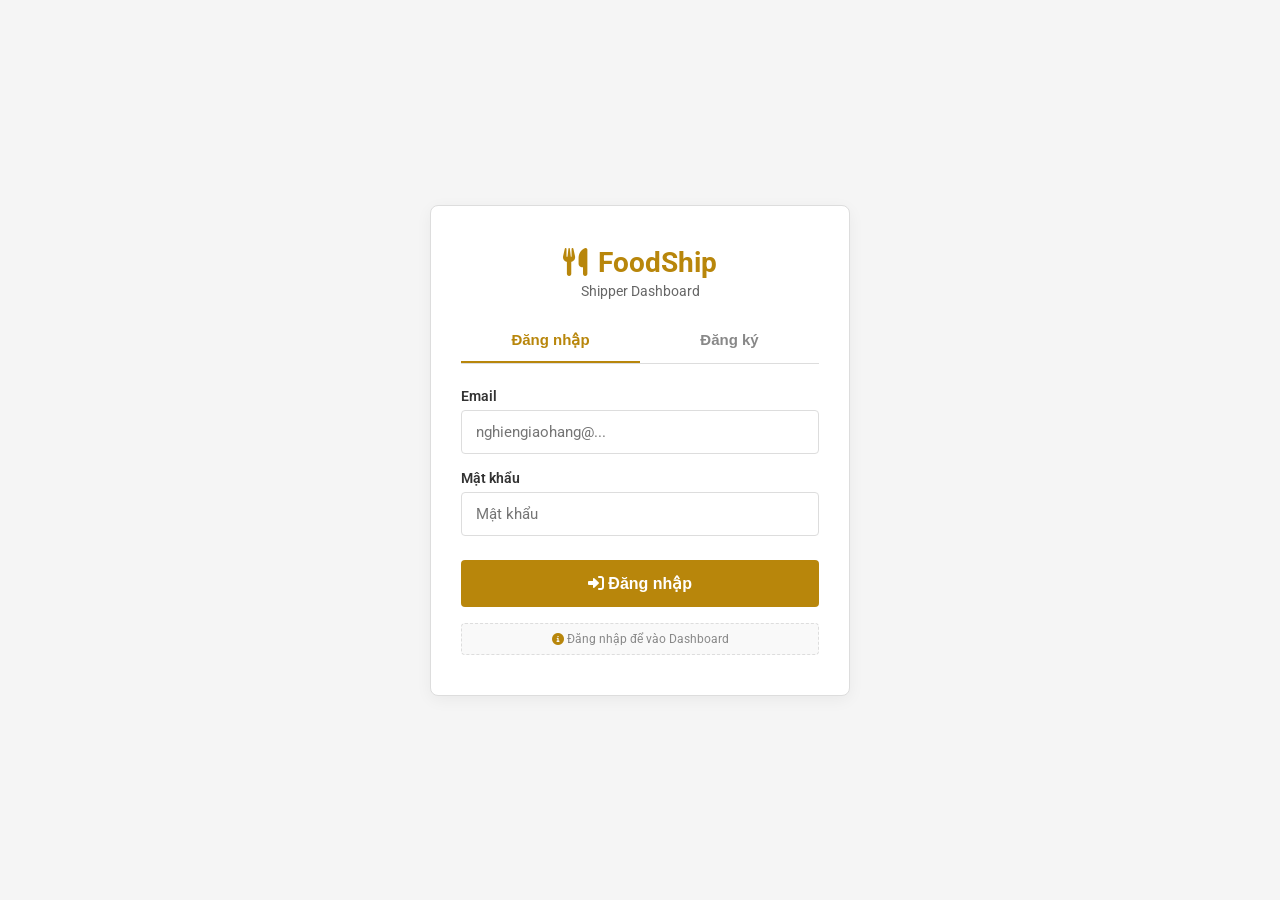
<file: frontend/index.html>
<!DOCTYPE html>
<html lang="vi">
<head>
  <meta charset="UTF-8">
  <meta name="viewport" content="width=device-width, initial-scale=1.0, maximum-scale=1.5, user-scalable=yes">
  <title>Shipper Dashboard · FoodShip</title>
  <link rel="preconnect" href="https://fonts.googleapis.com">
  <link rel="preconnect" href="https://fonts.gstatic.com" crossorigin>
  <link href="https://fonts.googleapis.com/css2?family=Roboto:wght@400;500;700&display=swap" rel="stylesheet">
  <link rel="stylesheet" href="https://cdnjs.cloudflare.com/ajax/libs/font-awesome/6.0.0-beta3/css/all.min.css">
  <style>
    * { margin: 0; padding: 0; box-sizing: border-box; }
    body {
      font-family: 'Roboto', Arial, sans-serif;
      background: #FFFFFF;
      color: #000;
      line-height: 1.4;
      height: 100vh;
      display: flex;
      justify-content: center;
      align-items: center;
    }
    .app-layout {
      display: flex;
      width: 100%;
      max-width: 1400px;
      height: 95vh;
      background: #FFFFFF;
      border: 1px solid #DDD;
      overflow: hidden;
    }
    .sidebar {
      width: 240px;
      background: #FFFFFF;
      border-right: 1px solid #DDD;
      display: flex;
      flex-direction: column;
      padding: 20px 0;
      flex-shrink: 0;
    }
    .logo-area {
      font-weight: 700;
      font-size: 18px;
      color: #B8860B;
      padding: 0 20px 20px;
      border-bottom: 1px solid #E5E5E5;
      display: flex;
      align-items: center;
      gap: 8px;
      margin-bottom: 8px;
    }
    .nav-menu { flex: 1; display: flex; flex-direction: column; gap: 2px; padding: 8px 0; }
    .nav-item {
      display: flex; align-items: center; gap: 12px;
      padding: 12px 20px; font-weight: 500; font-size: 14px; color: #333;
      cursor: pointer; background: transparent; border: none; text-align: left;
      border-left: 3px solid transparent; transition: background 0.1s, border-color 0.1s;
    }
    .nav-item i { width: 18px; color: #666; font-size: 14px; }
    .nav-item:hover { background: #F5F5F5; }
    .nav-item.active {
      background: #F8F8F8; color: #000; font-weight: 700;
      border-left: 3px solid #B8860B;
    }
    .nav-item.active i { color: #B8860B; }
    .sidebar-footer {
      padding: 16px 20px; border-top: 1px solid #E5E5E5;
      display: flex; align-items: center; gap: 10px; font-size: 14px; font-weight: 500; color: #333;
    }
    .sidebar-avatar { width: 34px; height: 34px; border-radius: 4px; object-fit: cover; border: 1px solid #DDD; }
    .main-wrapper { flex: 1; display: flex; flex-direction: column; background: #F8F8F8; overflow-y: auto; }
    .header {
      background: #FFFFFF; height: 64px; display: flex; align-items: center; justify-content: space-between;
      padding: 0 24px; border-bottom: 1px solid #DDD; position: sticky; top: 0; z-index: 10;
    }
    .page-title { font-size: 22px; font-weight: 700; color: #000; }
    .header-right { display: flex; align-items: center; gap: 12px; position: relative; }
    .header-avatar { width: 36px; height: 36px; border-radius: 4px; object-fit: cover; border: 1px solid #DDD; cursor: pointer; }
    .header-shipper-name { font-weight: 600; font-size: 15px; color: #000; cursor: pointer; }
    .dropdown-menu {
      position: absolute; top: 48px; right: 0; background: #FFFFFF; border: 1px solid #DDD;
      border-radius: 4px; min-width: 180px; box-shadow: 0 2px 6px rgba(0,0,0,0.05); display: none; z-index: 20;
    }
    .dropdown-menu.show { display: block; }
    .dropdown-item {
      padding: 10px 16px; font-size: 14px; color: #333; cursor: pointer;
      border-bottom: 1px solid #F0F0F0; display: flex; align-items: center; gap: 8px;
      transition: background 0.1s;
    }
    .dropdown-item:last-child { border-bottom: none; }
    .dropdown-item:hover { background: #F5F5F5; color: #B8860B; }

    .content { flex: 1; padding: 24px; display: flex; flex-direction: column; gap: 24px; }
    .page-section { display: none; flex-direction: column; gap: 24px; }
    .page-section.active { display: flex; }
    .card { background: #FFFFFF; border: 1px solid #DDD; border-radius: 4px; padding: 20px; }
    .profile-header { display: flex; align-items: center; gap: 24px; padding-bottom: 20px; border-bottom: 1px solid #E5E5E5; }
    .large-avatar { width: 96px; height: 96px; border-radius: 4px; object-fit: cover; border: 1px solid #DDD; }
    .profile-name-large { font-size: 24px; font-weight: 700; color: #000; }
    .profile-id-badge { font-size: 14px; color: #555; background: #F0F0F0; padding: 2px 10px; border-radius: 2px; display: inline-block; margin-top: 4px; }
    .profile-header .logout-btn {
      margin-left: auto; background: #C62828; color: white; border: none; padding: 10px 20px;
      font-weight: 600; font-size: 14px; cursor: pointer; border-radius: 3px;
      transition: background 0.2s;
    }
    .profile-header .logout-btn:hover { background: #B71C1C; }

    .info-table { width: 100%; border-collapse: collapse; margin-top: 8px; }
    .info-table td { padding: 12px 8px; border-bottom: 1px solid #EEEEEE; font-size: 14px; vertical-align: top; }
    .info-table td:first-child { font-weight: 600; color: #333; width: 30%; }
    .section-title { font-size: 18px; font-weight: 700; color: #000; padding-bottom: 12px; border-bottom: 1px solid #E5E5E5; margin-bottom: 16px; display: flex; align-items: center; gap: 8px; }
    .extra-info-grid { display: grid; grid-template-columns: 1fr 1fr; gap: 12px 24px; }
    .extra-item { display: flex; flex-direction: column; gap: 4px; }
    .extra-label { font-size: 13px; color: #666; font-weight: 500; }
    .extra-value { font-size: 14px; font-weight: 600; color: #000; }
    .action-buttons { display: flex; gap: 12px; margin-top: 8px; flex-wrap: wrap; align-items: center; }
    .btn {
      border: 1px solid #DDD; background: #FFFFFF; padding: 12px 22px; font-weight: 600; font-size: 14px;
      cursor: pointer; border-radius: 3px; display: inline-flex; align-items: center; gap: 6px;
      color: #333; transition: all 0.2s;
    }
    .btn-primary { background: #B8860B; border-color: #B8860B; color: white; }
    .btn-primary:hover { background: #9E7609; border-color: #9E7609; }
    .btn-danger { background: #C62828; border-color: #C62828; color: white; }
    .btn-danger:hover { background: #B71C1C; }
    .btn-outline { background: white; border: 1px solid #CCC; }
    .btn-outline:hover { background: #FDF3E0; border-color: #B8860B; color: #B8860B; }

    .orders-grid {
      display: grid;
      grid-template-columns: repeat(2, 1fr);
      gap: 20px;
    }
    @media (max-width: 900px) { .orders-grid { grid-template-columns: 1fr; } }
    .order-card {
      background: #FFFFFF; border: 1px solid #DDD; border-radius: 6px; padding: 20px;
      display: flex; flex-direction: column; transition: all 0.2s;
    }
    .order-card:hover { border-color: #B8860B; box-shadow: 0 4px 12px rgba(184, 134, 11, 0.08); }
    .order-card.accepted-highlight { border-left: 5px solid #B8860B; }
    .order-header { display: flex; justify-content: space-between; align-items: center; margin-bottom: 14px; }
    .order-id { font-weight: 700; font-size: 16px; }
    .status-badge { font-size: 12px; font-weight: 700; padding: 4px 10px; border-radius: 3px; background: #F0F0F0; color: #555; text-transform: uppercase; border: 1px solid #DDD; }
    .status-badge.shipping { background: #FFF3E0; color: #B8860B; border-color: #FFE0B2; }
    .order-body { display: flex; justify-content: space-between; margin: 12px 0 16px; font-size: 15px; color: #333; }
    .order-footer { display: flex; align-items: center; justify-content: space-between; margin-top: 8px; border-top: 1px solid #EEE; padding-top: 14px; }
    .total { font-weight: 700; font-size: 17px; color: #B8860B; }
    .btn-group { display: flex; gap: 8px; }
    .empty-message { grid-column: span 2; background: white; border: 1px dashed #DDD; padding: 50px; text-align: center; color: #888; border-radius: 4px; }

    .modal-overlay { position: fixed; inset: 0; background: rgba(0,0,0,0.5); display: flex; align-items: center; justify-content: center; z-index: 100; visibility: hidden; opacity: 0; transition: 0.15s; }
    .modal-overlay.active { visibility: visible; opacity: 1; }
    .modal-dialog { background: white; border: 1px solid #DDD; border-radius: 6px; padding: 28px 24px; max-width: 500px; width: 90%; box-shadow: 0 4px 12px rgba(0,0,0,0.1); max-height: 90vh; overflow-y: auto; }
    .modal-title { font-size: 20px; font-weight: 700; margin-bottom: 20px; border-bottom: 1px solid #EEE; padding-bottom: 12px; }
    .detail-row { display: flex; justify-content: space-between; padding: 10px 0; border-bottom: 1px solid #F5F5F5; font-size: 14px; }
    .btn-close-modal { margin-top: 20px; width: 100%; background: #F0F0F0; border: 1px solid #DDD; padding: 10px; font-weight: 600; cursor: pointer; border-radius: 3px; }
    .form-group { margin-bottom: 16px; }
    .form-group label { display: block; font-weight: 600; font-size: 14px; margin-bottom: 6px; color: #333; }
    .form-group input { width: 100%; padding: 10px; border: 1px solid #DDD; border-radius: 4px; font-size: 14px; font-family: inherit; }
    .form-group input:focus { border-color: #B8860B; outline: none; }
    .form-actions { display: flex; gap: 12px; justify-content: flex-end; margin-top: 20px; }
  </style>
</head>
<body>
<div class="app-layout">
  <aside class="sidebar">
    <div class="logo-area"><i class="fas fa-utensils"></i> FoodShip</div>
    <nav class="nav-menu">
      <button class="nav-item" data-page="profile"><i class="fas fa-user-circle"></i> Thông tin cá nhân</button>
      <button class="nav-item active" data-page="pending"><i class="fas fa-clipboard-list"></i> Đơn hàng hiện tại</button>
      <button class="nav-item" data-page="accepted"><i class="fas fa-truck"></i> Đơn hàng nhận giao</button>
    </nav>
    <div class="sidebar-footer">
      <img src="https://gamek.mediacdn.vn/zoom/320_200/133514250583805952/2022/4/4/photo1649082601804-1649082602466587223501.jpg" alt="shipper" class="sidebar-avatar" id="sidebarAvatar">
      <span id="sidebarShipperName">...</span>
    </div>
  </aside>

  <div class="main-wrapper">
    <header class="header">
      <span class="page-title" id="headerTitle">Đơn hàng hiện tại</span>
      <div class="header-right" id="headerRight">
        <span class="header-shipper-name" id="headerShipperName">...</span>
        <img src="https://gamek.mediacdn.vn/zoom/320_200/133514250583805952/2022/4/4/photo1649082601804-1649082602466587223501.jpg" alt="avatar" class="header-avatar" id="headerAvatar">
        <div class="dropdown-menu" id="dropdownMenu">
          <div class="dropdown-item" id="dropdownProfile"><i class="fas fa-user"></i> Thông tin cá nhân</div>
          <div class="dropdown-item" id="dropdownLogout"><i class="fas fa-sign-out-alt"></i> Đăng xuất</div>
        </div>
      </div>
    </header>

    <div class="content" id="mainContent">
      <div class="page-section" id="profilePage">
        <div class="card profile-header">
          <img src="https://gamek.mediacdn.vn/zoom/320_200/133514250583805952/2022/4/4/photo1649082601804-1649082602466587223501.jpg" alt="avatar" class="large-avatar" id="profileAvatarLarge">
          <div>
            <div class="profile-name-large" id="profileNameLarge">...</div>
            <span class="profile-id-badge" id="profileIdLarge">...</span>
          </div>
          <button class="btn btn-danger logout-btn" id="profileLogoutBtn"><i class="fas fa-sign-out-alt"></i> Đăng xuất</button>
        </div>
        <div class="card">
          <div class="section-title"><i class="fas fa-id-card"></i> Thông tin cá nhân</div>
          <table class="info-table" id="personalInfoTable"></table>
        </div>
        <div class="card">
          <div class="section-title"><i class="fas fa-chart-bar"></i> Thông tin hoạt động</div>
          <div class="extra-info-grid">
            <div class="extra-item"><span class="extra-label">Trạng thái hoạt động</span><span class="extra-value" style="color:#B8860B;">● Đang hoạt động</span></div>
            <div class="extra-item"><span class="extra-label">Số đơn đã giao</span><span class="extra-value" id="totalOrdersDisplay">0</span></div>
            <div class="extra-item"><span class="extra-label">Khu vực hoạt động</span><span class="extra-value" id="areaDisplay">...</span></div>
            <div class="extra-item"><span class="extra-label">Ngày tham gia</span><span class="extra-value" id="joinDateDisplay">...</span></div>
          </div>
        </div>
        <div class="card">
          <div class="section-title"><i class="fas fa-cog"></i> Tùy chọn</div>
          <div class="action-buttons">
            <button class="btn btn-outline" id="editProfileBtn"><i class="fas fa-pen"></i> Cập nhật thông tin</button>
            <button class="btn btn-outline" id="addOrderBtn"><i class="fas fa-plus-circle"></i> Thêm đơn hàng mới</button>
          </div>
        </div>
      </div>
      <div class="page-section active" id="pendingPage"><div class="orders-grid" id="pendingOrdersGrid"></div></div>
      <div class="page-section" id="acceptedPage"><div class="orders-grid" id="acceptedOrdersGrid"></div></div>
    </div>
  </div>
</div>

<div class="modal-overlay" id="detailModal">
  <div class="modal-dialog"><div class="modal-title"><i class="fas fa-receipt" style="color:#B8860B;"></i> Chi tiết đơn hàng</div><div id="modalContent"></div><button class="btn-close-modal" id="closeDetailModalBtn">Đóng</button></div>
</div>
<div class="modal-overlay" id="profileFormModal">
  <div class="modal-dialog">
    <div class="modal-title"><i class="fas fa-user-edit" style="color:#B8860B;"></i> Cập nhật thông tin</div>
    <form id="profileForm">
      <div class="form-group"><label>Họ và tên</label><input type="text" id="formName" required></div>
      <div class="form-group"><label>Email</label><input type="email" id="formEmail" required></div>
      <div class="form-group"><label>Số điện thoại</label><input type="text" id="formPhone" required></div>
      <div class="form-group"><label>Ngày sinh</label><input type="text" id="formDob"></div>
      <div class="form-group"><label>Phương tiện</label><input type="text" id="formVehicle"></div>
      <div class="form-group"><label>Link ảnh đại diện</label><input type="url" id="formAvatar"></div>
      <div class="form-actions"><button type="button" class="btn btn-outline" id="closeProfileModalBtn">Hủy</button><button type="submit" class="btn btn-primary"><i class="fas fa-save"></i> Lưu</button></div>
    </form>
  </div>
</div>
<div class="modal-overlay" id="orderFormModal">
  <div class="modal-dialog">
    <div class="modal-title"><i class="fas fa-cart-plus" style="color:#B8860B;"></i> Thêm đơn hàng mới</div>
    <form id="orderForm">
      <div class="form-group"><label>Tên khách hàng</label><input type="text" id="formCustomer" required></div>
      <div class="form-group"><label>Tổng tiền (VND)</label><input type="number" id="formTotal" required></div>
      <div class="form-group"><label>Phương thức thanh toán</label><input type="text" id="formPayment" required></div>
      <div class="form-actions"><button type="button" class="btn btn-outline" id="closeOrderModalBtn">Hủy</button><button type="submit" class="btn btn-primary"><i class="fas fa-plus"></i> Thêm đơn</button></div>
    </form>
  </div>
</div>

<script>
  (function() {
    const API_BASE = 'https://your-backend.com/api';
    const token = localStorage.getItem('authToken');
    if (!token) window.location.href = 'login.html';

    function authHeaders() {
      return {
        'Content-Type': 'application/json',
        'Authorization': `Bearer ${token}`
      };
    }

    function logout() {
      localStorage.removeItem('authToken');
      localStorage.removeItem('shipperName');
      window.location.href = 'login.html';
    }

    let shipper = {
      id: "",
      name: localStorage.getItem('shipperName') || "Shipper",
      avatar: "https://gamek.mediacdn.vn/zoom/320_200/133514250583805952/2022/4/4/photo1649082601804-1649082602466587223501.jpg",
      dob: "",
      email: "",
      phone: "",
      vehicle: "",
      totalOrders: 0,
      area: "",
      joinDate: ""
    };

    let pendingOrders = [];
    let acceptedOrders = [];

    async function fetchShipperProfile() {
      const res = await fetch(`${API_BASE}/shipper/me`, { headers: authHeaders() });
      if (res.status === 401) { logout(); return; }
      if (!res.ok) throw new Error('Lỗi tải profile');
      const data = await res.json();
      shipper = { ...shipper, ...data.user };
      localStorage.setItem('shipperName', shipper.name);
      refreshAllUI();
    }

    async function updateShipperProfile(updatedData) {
      const res = await fetch(`${API_BASE}/shipper/me`, {
        method: 'PUT',
        headers: authHeaders(),
        body: JSON.stringify(updatedData)
      });
      if (res.status === 401) { logout(); return; }
      if (!res.ok) {
        const err = await res.json().catch(() => ({}));
        throw new Error(err.message || 'Cập nhật thất bại');
      }
      const data = await res.json();
      shipper = { ...shipper, ...data.user };
      refreshAllUI();
    }

    async function fetchOrders(status) {
      const res = await fetch(`${API_BASE}/orders?status=${status}`, { headers: authHeaders() });
      if (res.status === 401) { logout(); return []; }
      if (!res.ok) throw new Error('Lỗi tải đơn hàng');
      return res.json();
    }

    async function loadAllOrders() {
      try {
        const [pending, accepted] = await Promise.all([
          fetchOrders('pending'),
          fetchOrders('accepted')
        ]);
        pendingOrders = pending;
        acceptedOrders = accepted;
        renderOrderLists();
      } catch (e) {
        console.error(e);
      }
    }

    async function acceptOrder(orderId) {
      const res = await fetch(`${API_BASE}/orders/${orderId}/accept`, {
        method: 'PUT',
        headers: authHeaders()
      });
      if (res.status === 401) { logout(); return; }
      if (!res.ok) {
        const err = await res.json().catch(() => ({}));
        alert(err.message || 'Không thể nhận đơn');
        return;
      }
      await loadAllOrders();
      await fetchShipperProfile();
    }

    async function cancelOrder(orderId) {
      const res = await fetch(`${API_BASE}/orders/${orderId}/cancel`, {
        method: 'PUT',
        headers: authHeaders()
      });
      if (res.status === 401) { logout(); return; }
      if (!res.ok) {
        const err = await res.json().catch(() => ({}));
        alert(err.message || 'Không thể hủy đơn');
        return;
      }
      await loadAllOrders();
    }

    async function createOrder(orderData) {
      const res = await fetch(`${API_BASE}/orders`, {
        method: 'POST',
        headers: authHeaders(),
        body: JSON.stringify(orderData)
      });
      if (res.status === 401) { logout(); return; }
      if (!res.ok) {
        const err = await res.json().catch(() => ({}));
        alert(err.message || 'Thêm đơn thất bại');
        return;
      }
      await loadAllOrders();
    }

    function refreshAllUI() {
      document.getElementById('sidebarShipperName').textContent = shipper.name;
      document.getElementById('sidebarAvatar').src = shipper.avatar;
      document.getElementById('headerShipperName').textContent = shipper.name;
      document.getElementById('headerAvatar').src = shipper.avatar;
      document.getElementById('profileAvatarLarge').src = shipper.avatar;
      document.getElementById('profileNameLarge').textContent = shipper.name;
      document.getElementById('profileIdLarge').textContent = shipper.id;
      document.getElementById('personalInfoTable').innerHTML = `
        <tr><td>ID Shipper</td><td>${shipper.id}</td></tr>
        <tr><td>Tên</td><td>${shipper.name}</td></tr>
        <tr><td>Ngày sinh</td><td>${shipper.dob || 'Chưa cập nhật'}</td></tr>
        <tr><td>Email</td><td>${shipper.email || 'Chưa cập nhật'}</td></tr>
        <tr><td>Số điện thoại</td><td>${shipper.phone || 'Chưa cập nhật'}</td></tr>
        <tr><td>Phương tiện</td><td>${shipper.vehicle || 'Chưa cập nhật'}</td></tr>`;
      document.getElementById('totalOrdersDisplay').textContent = shipper.totalOrders + ' đơn';
      document.getElementById('areaDisplay').textContent = shipper.area || 'Chưa cập nhật';
      document.getElementById('joinDateDisplay').textContent = shipper.joinDate || 'Chưa cập nhật';
      renderOrderLists();
    }

    function createOrderCard(order, type) {
      const isAccepted = type === 'accepted';
      const statusClass = order.status === 'đang giao' ? 'shipping' : '';
      const highlight = isAccepted ? 'accepted-highlight' : '';
      return `<div class="order-card ${highlight}" data-order-id="${order.id}">
        <div class="order-header"><span class="order-id">#${order.id}</span><span class="status-badge ${statusClass}">${order.status}</span></div>
        <div class="order-body"><span><i class="far fa-user"></i> ${order.customerName}</span><span><i class="far fa-clock"></i> ${order.orderTime}</span></div>
        <div class="order-footer"><span class="total">${order.total.toLocaleString('vi-VN')}đ</span>
          <div class="btn-group">
            <button class="btn btn-outline view-detail-btn" data-id="${order.id}"><i class="fas fa-eye"></i> Chi tiết</button>
            ${!isAccepted ? '<button class="btn btn-primary accept-btn" data-id="' + order.id + '"><i class="fas fa-check-circle"></i> Nhận giao</button>' : '<button class="btn btn-danger cancel-btn" data-id="' + order.id + '"><i class="fas fa-times-circle"></i> Hủy đơn</button>'}
          </div>
        </div>
      </div>`;
    }

    function renderOrderLists() {
      document.getElementById('pendingOrdersGrid').innerHTML = pendingOrders.length ? pendingOrders.map(o => createOrderCard(o, 'pending')).join('') : '<div class="empty-message">Không có đơn chờ giao</div>';
      document.getElementById('acceptedOrdersGrid').innerHTML = acceptedOrders.length ? acceptedOrders.map(o => createOrderCard(o, 'accepted')).join('') : '<div class="empty-message">Chưa có đơn đang giao</div>';
    }

    const detailModal = document.getElementById('detailModal');
    function showDetail(orderId) {
      const order = [...pendingOrders, ...acceptedOrders].find(o => o.id == orderId);
      if (!order) return;
      document.getElementById('modalContent').innerHTML = `
        <div class="detail-row"><strong>Mã đơn</strong><span>${order.id}</span></div>
        <div class="detail-row"><strong>Khách hàng</strong><span>${order.customerName}</span></div>
        <div class="detail-row"><strong>Thời gian đặt</strong><span>${order.orderTime}</span></div>
        <div class="detail-row"><strong>Trạng thái</strong><span style="color:#B8860B;">${order.status}</span></div>
        <div class="detail-row"><strong>Tổng tiền</strong><span>${order.total.toLocaleString('vi-VN')}đ</span></div>
        <div class="detail-row"><strong>Thanh toán</strong><span>${order.paymentMethod}</span></div>`;
      detailModal.classList.add('active');
    }

    const profileFormModal = document.getElementById('profileFormModal');
    document.getElementById('editProfileBtn').addEventListener('click', () => {
      document.getElementById('formName').value = shipper.name;
      document.getElementById('formEmail').value = shipper.email;
      document.getElementById('formPhone').value = shipper.phone;
      document.getElementById('formDob').value = shipper.dob;
      document.getElementById('formVehicle').value = shipper.vehicle;
      document.getElementById('formAvatar').value = shipper.avatar;
      profileFormModal.classList.add('active');
    });

    document.getElementById('profileForm').addEventListener('submit', async (e) => {
      e.preventDefault();
      const updated = {
        name: document.getElementById('formName').value,
        email: document.getElementById('formEmail').value,
        phone: document.getElementById('formPhone').value,
        dob: document.getElementById('formDob').value,
        vehicle: document.getElementById('formVehicle').value,
        avatar: document.getElementById('formAvatar').value || shipper.avatar,
      };
      try {
        await updateShipperProfile(updated);
        profileFormModal.classList.remove('active');
      } catch (err) {
        alert(err.message);
      }
    });

    const orderFormModal = document.getElementById('orderFormModal');
    document.getElementById('addOrderBtn').addEventListener('click', () => { orderFormModal.classList.add('active'); });
    document.getElementById('orderForm').addEventListener('submit', async (e) => {
      e.preventDefault();
      const newOrder = {
        customerName: document.getElementById('formCustomer').value,
        total: parseInt(document.getElementById('formTotal').value),
        paymentMethod: document.getElementById('formPayment').value,
        status: 'chờ giao',
        orderTime: new Date().toLocaleString('vi-VN')
      };
      await createOrder(newOrder);
      orderFormModal.classList.remove('active');
      switchPage('pending');
    });

    const navItems = document.querySelectorAll('.nav-item');
    const pages = {
      profile: document.getElementById('profilePage'),
      pending: document.getElementById('pendingPage'),
      accepted: document.getElementById('acceptedPage')
    };
    function switchPage(pageName) {
      Object.values(pages).forEach(p => p.classList.remove('active'));
      pages[pageName].classList.add('active');
      document.getElementById('headerTitle').textContent = pageName === 'profile' ? 'Thông tin cá nhân' : pageName === 'pending' ? 'Đơn hàng hiện tại' : 'Đơn hàng nhận giao';
      navItems.forEach(item => { item.classList.remove('active'); if (item.dataset.page === pageName) item.classList.add('active'); });
    }
    navItems.forEach(item => item.addEventListener('click', () => switchPage(item.dataset.page)));

    const dropdownMenu = document.getElementById('dropdownMenu');
    document.getElementById('headerAvatar').addEventListener('click', (e) => { e.stopPropagation(); dropdownMenu.classList.toggle('show'); });
    document.getElementById('headerShipperName').addEventListener('click', (e) => { e.stopPropagation(); dropdownMenu.classList.toggle('show'); });
    document.addEventListener('click', (e) => { if (!dropdownMenu.contains(e.target)) dropdownMenu.classList.remove('show'); });
    document.getElementById('dropdownProfile').addEventListener('click', () => { switchPage('profile'); dropdownMenu.classList.remove('show'); });
    document.getElementById('dropdownLogout').addEventListener('click', logout);
    document.getElementById('profileLogoutBtn').addEventListener('click', logout);

    document.getElementById('closeDetailModalBtn').addEventListener('click', () => detailModal.classList.remove('active'));
    document.getElementById('closeProfileModalBtn').addEventListener('click', () => profileFormModal.classList.remove('active'));
    document.getElementById('closeOrderModalBtn').addEventListener('click', () => orderFormModal.classList.remove('active'));
    window.addEventListener('click', (e) => { if (e.target.classList.contains('modal-overlay')) e.target.classList.remove('active'); });

    document.addEventListener('click', (e) => {
      if (e.target.closest('.view-detail-btn')) showDetail(e.target.closest('.view-detail-btn').dataset.id);
      if (e.target.closest('.accept-btn')) acceptOrder(e.target.closest('.accept-btn').dataset.id);
      if (e.target.closest('.cancel-btn')) cancelOrder(e.target.closest('.cancel-btn').dataset.id);
    });

    (async function init() {
      try {
        await fetchShipperProfile();
        await loadAllOrders();
        refreshAllUI();
      } catch (e) {
        console.error(e);
        alert('Không thể tải dữ liệu. Vui lòng đăng nhập lại.');
        logout();
      }
    })();
  })();
</script>
</body>
</html>
</file>
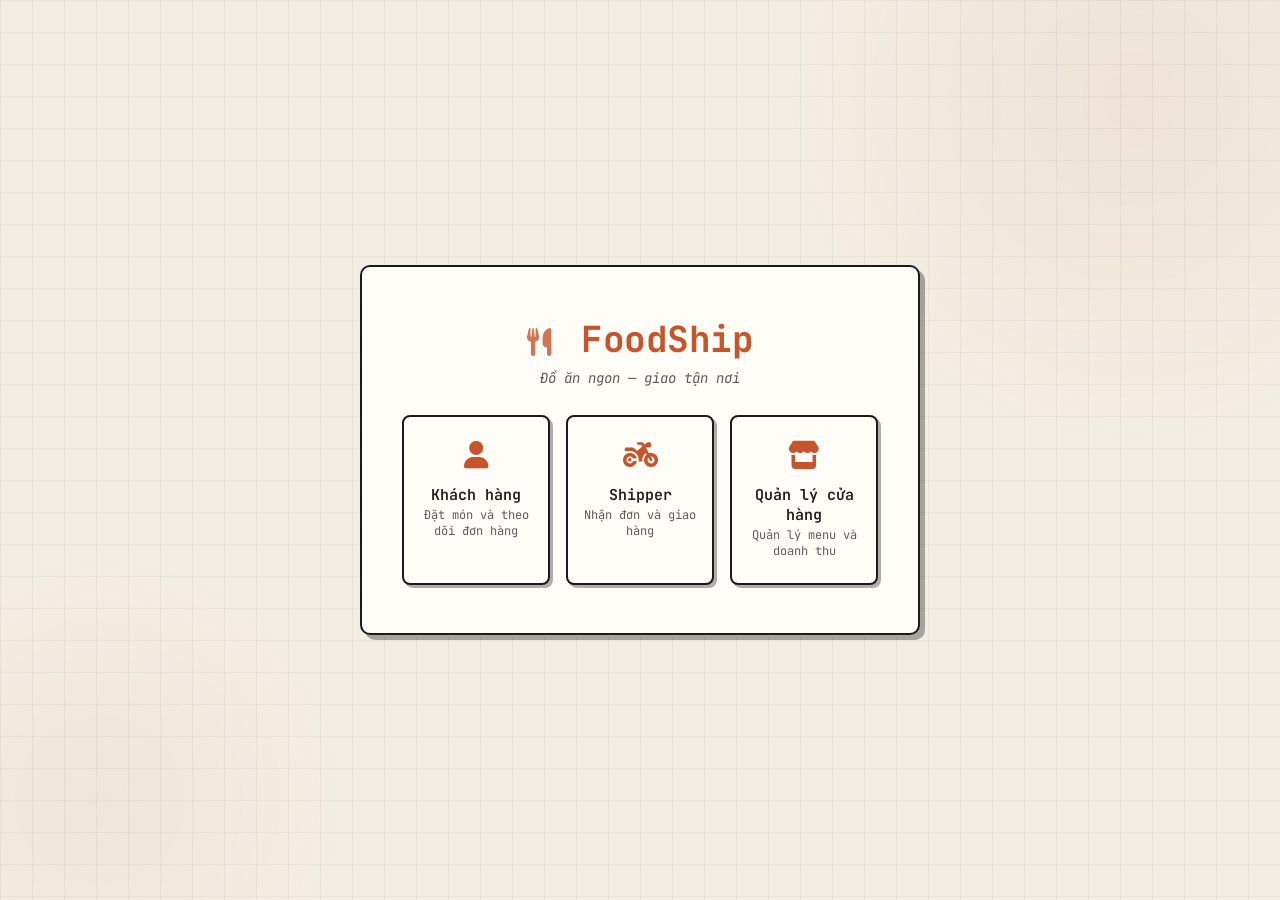
<file: web/src/main/webapp/index.html>
<!DOCTYPE html>
<html lang="vi">
<head>
  <meta charset="UTF-8">
  <meta name="viewport" content="width=device-width, initial-scale=1.0">
  <title>FoodShip - Chọn vai trò</title>
  <link rel="preconnect" href="https://fonts.googleapis.com">
  <link rel="preconnect" href="https://fonts.gstatic.com" crossorigin>
  <link href="https://fonts.googleapis.com/css2?family=JetBrains+Mono:wght@400;500;600;700&display=swap" rel="stylesheet">
  <link rel="stylesheet" href="https://cdnjs.cloudflare.com/ajax/libs/font-awesome/6.0.0-beta3/css/all.min.css">
  <link rel="stylesheet" href="assets/css/index.css">
</head>
<body>
  <div class="role-container">
    <div class="logo"><i class="fas fa-utensils"></i> FoodShip</div>
    <p class="tagline">Đồ ăn ngon — giao tận nơi</p>
    <div class="role-buttons">
      <a href="login.html?role=customer" class="role-btn">
        <i class="fas fa-user"></i>
        <span class="role-btn-text">
          <span class="role-btn-title">Khách hàng</span>
          <span class="role-btn-desc">Đặt món và theo dõi đơn hàng</span>
        </span>
      </a>
      <a href="login.html?role=shipper" class="role-btn">
        <i class="fas fa-motorcycle"></i>
        <span class="role-btn-text">
          <span class="role-btn-title">Shipper</span>
          <span class="role-btn-desc">Nhận đơn và giao hàng</span>
        </span>
      </a>
      <a href="login.html?role=store" class="role-btn">
        <i class="fas fa-store"></i>
        <span class="role-btn-text">
          <span class="role-btn-title">Quản lý cửa hàng</span>
          <span class="role-btn-desc">Quản lý menu và doanh thu</span>
        </span>
      </a>
    </div>
  </div>
</body>
</html>
</file>
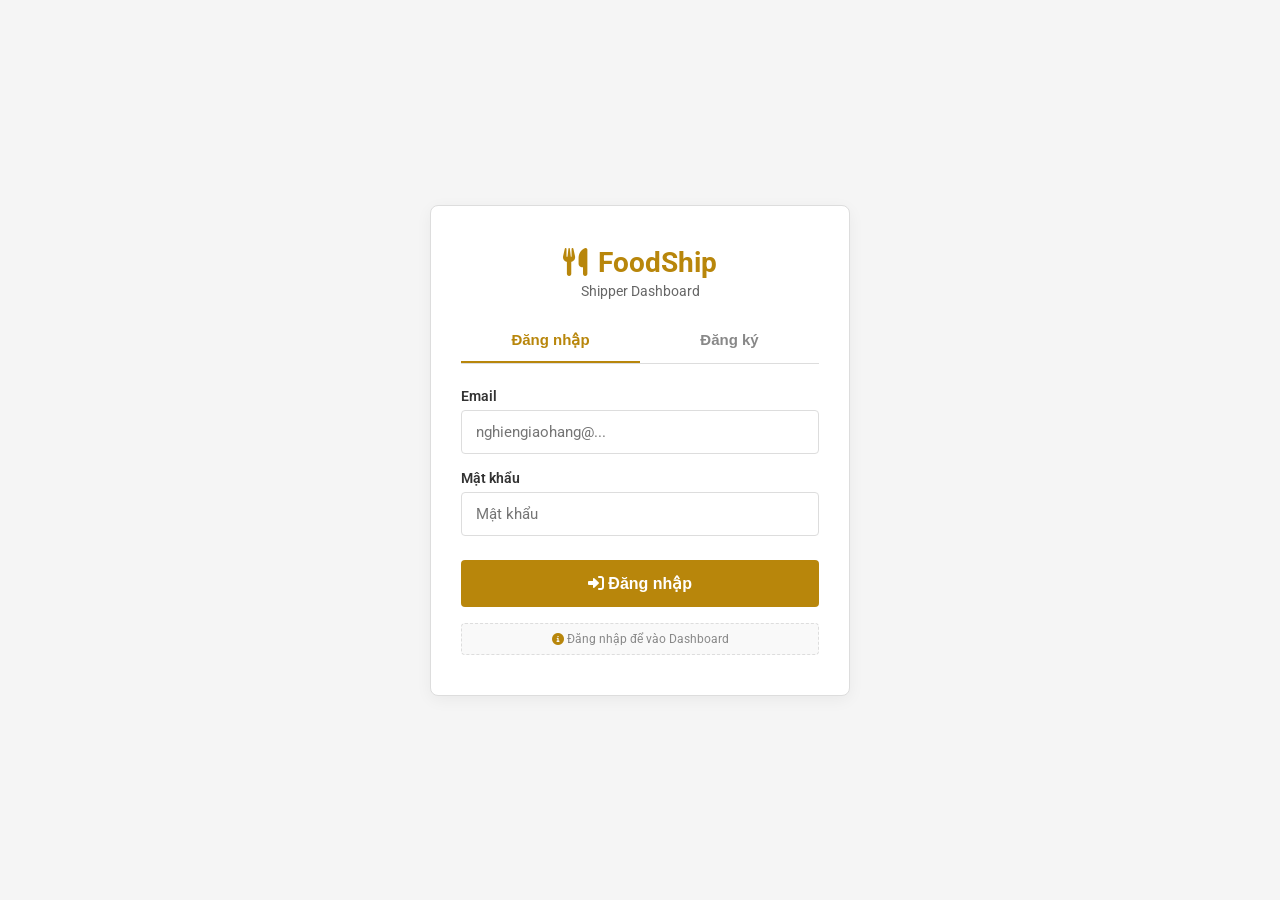
<file: frontend/login.html>
<!DOCTYPE html>
<html lang="vi">
<head>
  <meta charset="UTF-8">
  <meta name="viewport" content="width=device-width, initial-scale=1.0">
  <title>Đăng nhập · FoodShip</title>
  <link href="https://fonts.googleapis.com/css2?family=Roboto:wght@400;500;700&display=swap" rel="stylesheet">
  <link rel="stylesheet" href="https://cdnjs.cloudflare.com/ajax/libs/font-awesome/6.0.0-beta3/css/all.min.css">
  <style>
    * { margin: 0; padding: 0; box-sizing: border-box; }
    body {
      font-family: 'Roboto', Arial, sans-serif;
      background: #F5F5F5;
      display: flex;
      justify-content: center;
      align-items: center;
      height: 100vh;
    }
    .login-card {
      background: #FFFFFF;
      border: 1px solid #DDD;
      border-radius: 8px;
      padding: 40px 30px;
      width: 420px;
      box-shadow: 0 4px 16px rgba(0,0,0,0.05);
    }
    .logo {
      font-size: 28px;
      font-weight: 700;
      color: #B8860B;
      margin-bottom: 4px;
      display: flex;
      align-items: center;
      justify-content: center;
      gap: 10px;
    }
    .subtitle {
      color: #666;
      font-size: 14px;
      text-align: center;
      margin-bottom: 20px;
    }
    .tab-switch {
      display: flex;
      border-bottom: 1px solid #DDD;
      margin-bottom: 24px;
    }
    .tab-btn {
      flex: 1;
      padding: 12px;
      font-weight: 600;
      font-size: 15px;
      border: none;
      background: transparent;
      color: #888;
      cursor: pointer;
      transition: 0.2s;
      border-bottom: 2px solid transparent;
    }
    .tab-btn.active {
      color: #B8860B;
      border-bottom: 2px solid #B8860B;
    }
    .form-panel {
      display: none;
    }
    .form-panel.active {
      display: block;
    }
    .form-group {
      margin-bottom: 16px;
    }
    .form-group label {
      display: block;
      font-weight: 600;
      font-size: 14px;
      margin-bottom: 6px;
      color: #333;
    }
    .form-group input {
      width: 100%;
      padding: 12px 14px;
      border: 1px solid #DDD;
      border-radius: 4px;
      font-size: 15px;
      font-family: inherit;
      transition: 0.2s;
    }
    .form-group input:focus {
      border-color: #B8860B;
      outline: none;
    }
    .btn-action {
      width: 100%;
      padding: 14px;
      background: #B8860B;
      border: none;
      color: white;
      font-weight: 700;
      font-size: 16px;
      border-radius: 4px;
      cursor: pointer;
      transition: background 0.2s;
      margin-top: 8px;
    }
    .btn-action:hover {
      background: #9E7609;
    }
    .msg {
      text-align: center;
      margin-top: 12px;
      font-size: 13px;
      display: none;
    }
    .msg.error { color: #C62828; }
    .msg.success { color: #2E7D32; }
    .hint {
      margin-top: 16px;
      font-size: 12px;
      color: #888;
      background: #F9F9F9;
      padding: 8px;
      border-radius: 4px;
      border: 1px dashed #DDD;
      text-align: center;
    }
    .hint i { color: #B8860B; }
  </style>
</head>
<body>
  <div class="login-card">
    <div class="logo"><i class="fas fa-utensils"></i> FoodShip</div>
    <div class="subtitle">Shipper Dashboard</div>

    <div class="tab-switch">
      <button class="tab-btn active" id="tabLogin">Đăng nhập</button>
      <button class="tab-btn" id="tabRegister">Đăng ký</button>
    </div>

    <div class="form-panel active" id="loginPanel">
      <form id="loginForm">
        <div class="form-group">
          <label>Email</label>
          <input type="email" id="loginEmail" placeholder="nghiengiaohang@..." required>
        </div>
        <div class="form-group">
          <label>Mật khẩu</label>
          <input type="password" id="loginPassword" placeholder="Mật khẩu" required>
        </div>
        <button type="submit" class="btn-action"><i class="fas fa-sign-in-alt"></i> Đăng nhập</button>
        <div class="msg error" id="loginError">Sai email hoặc mật khẩu!</div>
      </form>
    </div>

    <div class="form-panel" id="registerPanel">
      <form id="registerForm">
        <div class="form-group">
          <label>Họ và tên</label>
          <input type="text" id="regName" placeholder="Lữ Văn Bố" required>
        </div>
        <div class="form-group">
          <label>Email</label>
          <input type="email" id="regEmail" placeholder="email@example.com" required>
        </div>
        <div class="form-group">
          <label>Mật khẩu</label>
          <input type="password" id="regPassword" placeholder="Tối thiểu 6 ký tự" minlength="6" required>
        </div>
        <button type="submit" class="btn-action"><i class="fas fa-user-plus"></i> Đăng ký</button>
        <div class="msg error" id="registerError"></div>
        <div class="msg success" id="registerSuccess"></div>
      </form>
    </div>

    <div class="hint">
      <i class="fas fa-info-circle"></i> Đăng nhập để vào Dashboard
    </div>
  </div>

  <script>
    const API_BASE = 'https://your-backend.com/api';

    const tabLogin = document.getElementById('tabLogin');
    const tabRegister = document.getElementById('tabRegister');
    const loginPanel = document.getElementById('loginPanel');
    const registerPanel = document.getElementById('registerPanel');

    tabLogin.addEventListener('click', () => {
      tabLogin.classList.add('active');
      tabRegister.classList.remove('active');
      loginPanel.classList.add('active');
      registerPanel.classList.remove('active');
      clearMessages();
    });

    tabRegister.addEventListener('click', () => {
      tabRegister.classList.add('active');
      tabLogin.classList.remove('active');
      registerPanel.classList.add('active');
      loginPanel.classList.remove('active');
      clearMessages();
    });

    function clearMessages() {
      document.getElementById('loginError').style.display = 'none';
      document.getElementById('registerError').style.display = 'none';
      document.getElementById('registerSuccess').style.display = 'none';
    }

    function loginSuccess(token, name) {
      localStorage.setItem('authToken', token);
      localStorage.setItem('shipperName', name);
      window.location.href = 'index.html';
    }

    async function apiLogin(email, password) {
      const res = await fetch(`${API_BASE}/auth/login`, {
        method: 'POST',
        headers: { 'Content-Type': 'application/json' },
        body: JSON.stringify({ email, password })
      });
      if (!res.ok) {
        const err = await res.json().catch(() => ({}));
        throw new Error(err.message || 'Đăng nhập thất bại');
      }
      return res.json();
    }

    async function apiRegister(name, email, password) {
      const res = await fetch(`${API_BASE}/auth/register`, {
        method: 'POST',
        headers: { 'Content-Type': 'application/json' },
        body: JSON.stringify({ name, email, password })
      });
      if (!res.ok) {
        const err = await res.json().catch(() => ({}));
        throw new Error(err.message || 'Đăng ký thất bại');
      }
      return res.json();
    }

    document.getElementById('loginForm').addEventListener('submit', async (e) => {
      e.preventDefault();
      const email = document.getElementById('loginEmail').value.trim();
      const password = document.getElementById('loginPassword').value;
      const errorEl = document.getElementById('loginError');
      errorEl.style.display = 'none';

      try {
        const data = await apiLogin(email, password);
        loginSuccess(data.token, data.user.name);
      } catch (err) {
        errorEl.textContent = err.message;
        errorEl.style.display = 'block';
      }
    });

    document.getElementById('registerForm').addEventListener('submit', async (e) => {
      e.preventDefault();
      const name = document.getElementById('regName').value.trim();
      const email = document.getElementById('regEmail').value.trim();
      const password = document.getElementById('regPassword').value;
      const errorEl = document.getElementById('registerError');
      const successEl = document.getElementById('registerSuccess');
      errorEl.style.display = 'none';
      successEl.style.display = 'none';

      if (!name || !email || password.length < 6) {
        errorEl.textContent = 'Vui lòng điền đầy đủ thông tin, mật khẩu ít nhất 6 ký tự.';
        errorEl.style.display = 'block';
        return;
      }

      try {
        const data = await apiRegister(name, email, password);
        successEl.textContent = 'Đăng ký thành công! Đang chuyển...';
        successEl.style.display = 'block';
        setTimeout(() => loginSuccess(data.token, data.user.name), 800);
      } catch (err) {
        errorEl.textContent = err.message;
        errorEl.style.display = 'block';
      }
    });
  </script>
</body>
</html>
</file>
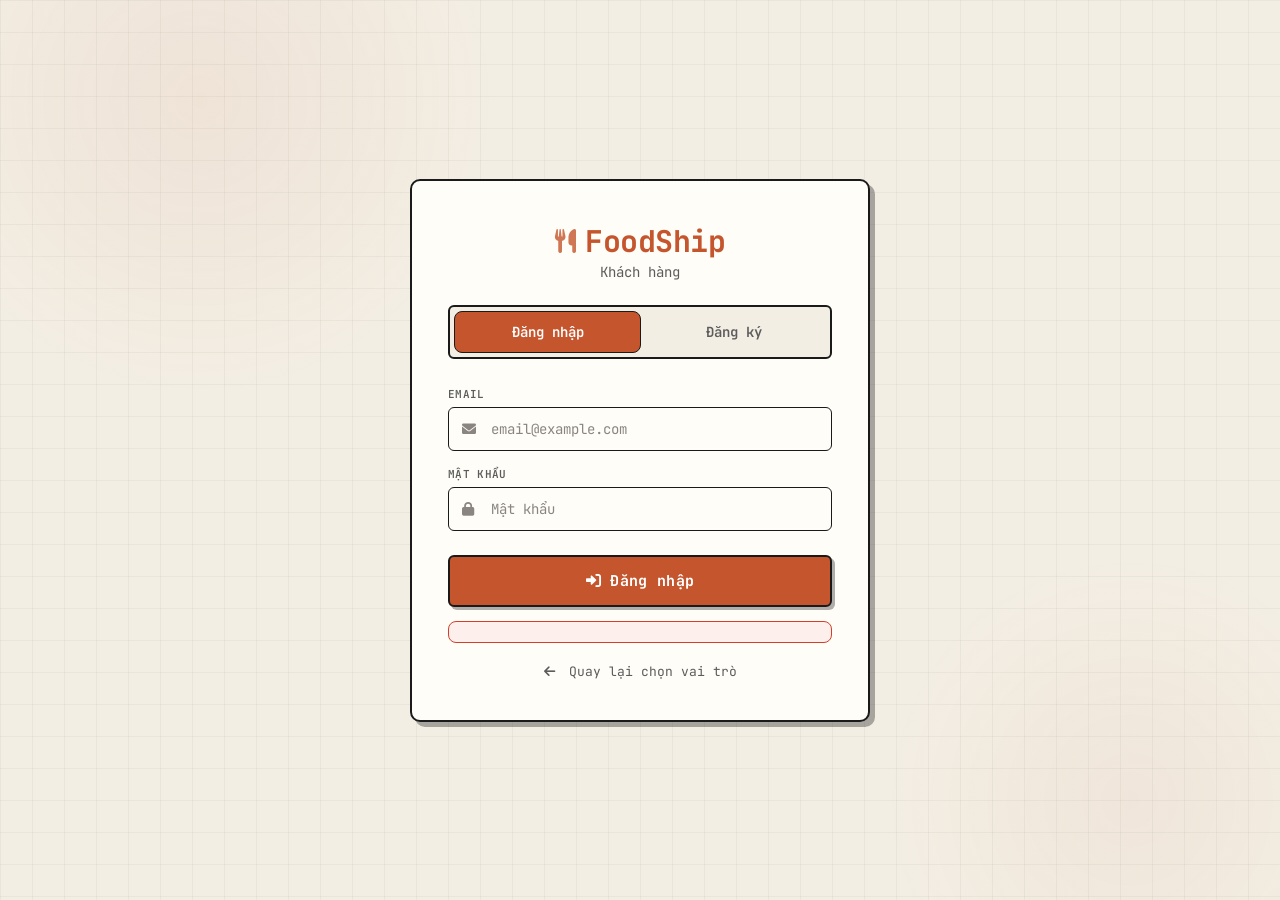
<file: web/src/main/webapp/login.html>
<!DOCTYPE html>
<html lang="vi">
<head>
  <meta charset="UTF-8">
  <meta name="viewport" content="width=device-width, initial-scale=1.0">
  <title>Đăng nhập · FoodShip</title>
  <link rel="preconnect" href="https://fonts.googleapis.com">
  <link rel="preconnect" href="https://fonts.gstatic.com" crossorigin>
  <link href="https://fonts.googleapis.com/css2?family=JetBrains+Mono:wght@400;500;600;700&display=swap" rel="stylesheet">
  <link rel="stylesheet" href="https://cdnjs.cloudflare.com/ajax/libs/font-awesome/6.0.0-beta3/css/all.min.css">
  <link rel="stylesheet" href="assets/css/login.css">
</head>
<body>
<div class="login-card">
  <div class="logo"><i class="fas fa-utensils"></i> FoodShip</div>
  <div class="subtitle" id="roleSubtitle">Khách hàng</div>

  <div class="tab-switch">
    <button class="tab-btn active" id="tabLogin">Đăng nhập</button>
    <button class="tab-btn" id="tabRegister">Đăng ký</button>
  </div>

  <div class="form-panel active" id="loginPanel">
    <form id="loginForm">
      <input type="hidden" id="loginRole" value="customer">
      <div class="form-group"><label>Email</label><div class="input-wrap"><i class="fas fa-envelope input-icon"></i><input type="email" id="loginEmail" placeholder="email@example.com" required></div></div>
      <div class="form-group"><label>Mật khẩu</label><div class="input-wrap"><i class="fas fa-lock input-icon"></i><input type="password" id="loginPassword" placeholder="Mật khẩu" required></div></div>
      <button type="submit" class="btn-action"><i class="fas fa-sign-in-alt"></i> Đăng nhập</button>
      <div class="msg error" id="loginError"></div>
    </form>
  </div>

  <div class="form-panel" id="registerPanel">
    <form id="registerForm">
      <div class="form-group">
        <label>Vai trò đăng ký</label>
        <select id="registerRole">
          <option value="customer">Khách hàng</option>
          <option value="store">Cửa hàng</option>
          <option value="shipper">Shipper</option>
        </select>
      </div>
      <div id="registerFields"></div>
      <button type="submit" class="btn-action"><i class="fas fa-user-plus"></i> Đăng ký</button>
      <div class="msg error" id="registerError"></div>
      <div class="msg success" id="registerSuccess"></div>
    </form>
  </div>

  <a href="index.html" class="back-link"><i class="fas fa-arrow-left"></i> Quay lại chọn vai trò</a>
</div>

<script src="assets/js/login.js"></script>
</body>
</html>
</file>
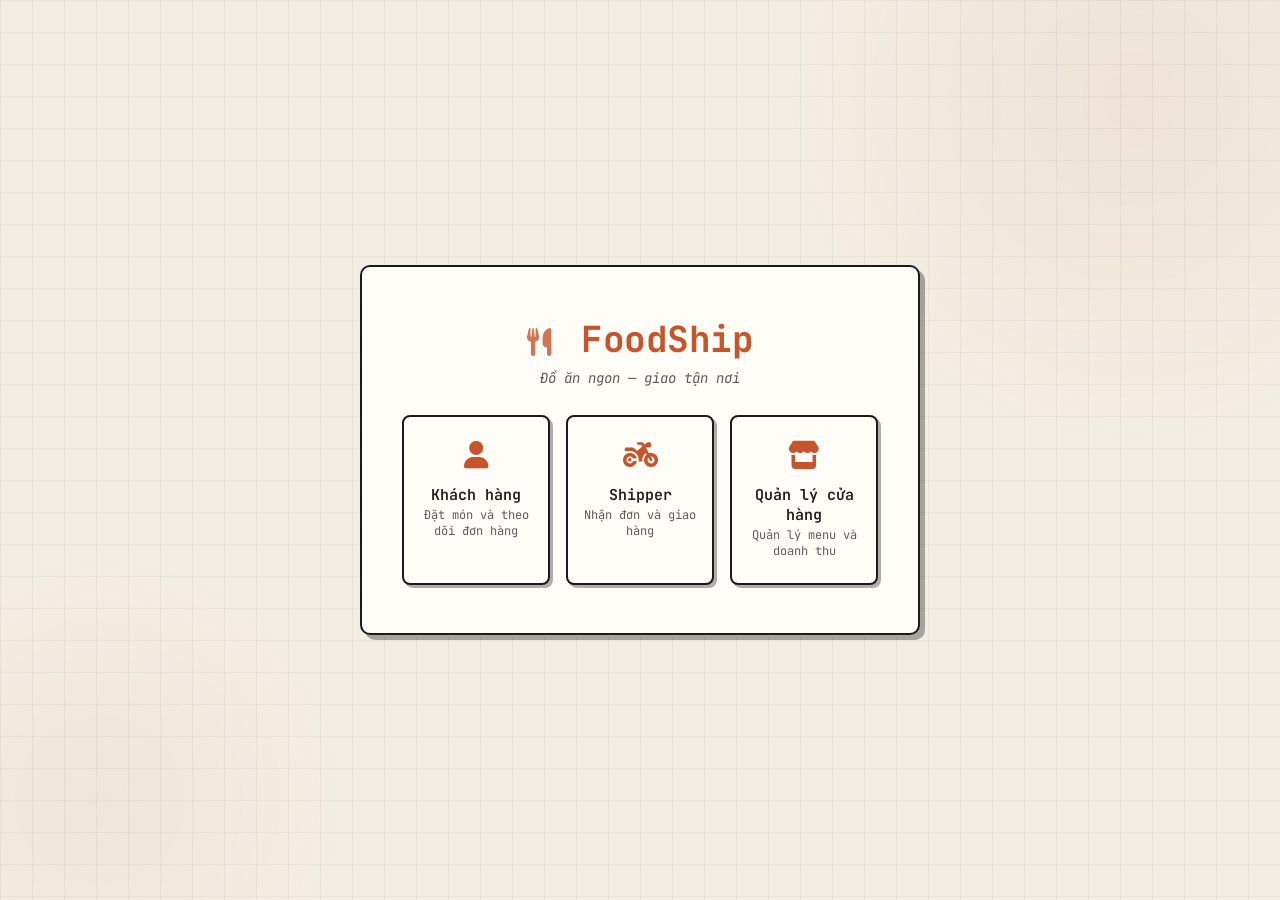
<file: web/src/main/webapp/user_profile.html>
<!DOCTYPE html>
<html lang="vi">
<head>
  <meta charset="UTF-8">
  <meta name="viewport" content="width=device-width, initial-scale=1.0, maximum-scale=1.5, user-scalable=yes">
  <title>Dashboard (v1.1) · FoodShip</title>
  <link rel="preconnect" href="https://fonts.googleapis.com">
  <link rel="preconnect" href="https://fonts.gstatic.com" crossorigin>
  <link href="https://fonts.googleapis.com/css2?family=JetBrains+Mono:wght@400;500;600;700&display=swap" rel="stylesheet">
  <link rel="stylesheet" href="https://cdnjs.cloudflare.com/ajax/libs/font-awesome/6.0.0-beta3/css/all.min.css">
  <link rel="stylesheet" href="assets/css/user_profile.css">
</head>
<body>
<div class="app-layout" id="appContainer"></div>
<div class="modal-backdrop" id="modalBackdrop">
  <div class="modal">
    <div class="modal-header">
      <div class="modal-title" id="modalTitle">Chi tiết</div>
      <button class="modal-close" id="modalClose"><i class="fas fa-times"></i></button>
    </div>
    <div id="modalBody"></div>
  </div>
</div>

<script src="assets/js/user_profile.js?v=2"></script>
</body>
</html>
</file>
<file: web/src/main/webapp/assets/css/index.css>
:root {
  --bg: #f3eee4;
  --surface: #fffdf8;
  --surface-border: #1a1a1a;
  --primary: #c4552d;
  --primary-hover: #ad4724;
  --text: #1c1c1c;
  --text-secondary: #5c5c5c;
  --radius: 10px;
  --shadow: 5px 5px 0 rgba(26, 26, 26, 0.35);
  --border-w: 2px;
}

* { margin: 0; padding: 0; box-sizing: border-box; }

button, input, select, textarea { font-family: inherit; }

body {
  font-family: 'JetBrainsMono Nerd Font', 'JetBrains Mono', monospace;
  background-color: var(--bg);
  background-image:
    linear-gradient(rgba(26,26,26,0.045) 1px, transparent 1px),
    linear-gradient(90deg, rgba(26,26,26,0.045) 1px, transparent 1px);
  background-size: 32px 32px;
  color: var(--text);
  display: flex;
  justify-content: center;
  align-items: center;
  min-height: 100vh;
  position: relative;
  overflow: hidden;
}

body::before {
  content: '';
  position: fixed;
  width: 700px;
  height: 700px;
  background: radial-gradient(circle, rgba(196,85,45,0.07) 0%, transparent 70%);
  top: -250px;
  right: -200px;
  pointer-events: none;
  z-index: 0;
}

body::after {
  content: '';
  position: fixed;
  width: 500px;
  height: 500px;
  background: radial-gradient(circle, rgba(196,85,45,0.05) 0%, transparent 70%);
  bottom: -150px;
  left: -150px;
  pointer-events: none;
  z-index: 0;
}

.role-container {
  position: relative;
  z-index: 1;
  background: var(--surface);
  border: var(--border-w) solid var(--surface-border);
  border-radius: var(--radius);
  box-shadow: var(--shadow);
  padding: 48px 40px;
  text-align: center;
  width: 420px;
  animation: fadeUp 0.6s ease-out both;
  transition: box-shadow 0.2s ease, transform 0.2s ease;
}

@keyframes fadeUp {
  from { opacity: 0; transform: translateY(20px); }
  to { opacity: 1; transform: translateY(0); }
}

.logo {
  font-family: 'JetBrainsMono Nerd Font', 'JetBrains Mono', monospace;
  font-size: 36px;
  font-weight: 700;
  color: var(--primary);
  margin-bottom: 6px;
  letter-spacing: -0.5px;
}

.logo i {
  font-size: 28px;
  margin-right: 8px;
  opacity: 0.8;
}

.tagline {
  color: var(--text-secondary);
  font-size: 14px;
  margin-bottom: 28px;
  font-weight: 400;
  font-style: italic;
}

.role-buttons {
  display: flex;
  flex-direction: column;
  gap: 12px;
}

.role-btn {
  display: flex;
  align-items: center;
  gap: 16px;
  padding: 16px 20px;
  font-family: 'JetBrainsMono Nerd Font', 'JetBrains Mono', monospace;
  font-size: 16px;
  font-weight: 600;
  color: var(--text);
  background: var(--surface);
  border: var(--border-w) solid var(--surface-border);
  border-radius: 8px;
  cursor: pointer;
  transition: all 0.2s ease;
  text-decoration: none;
  position: relative;
  overflow: hidden;
  text-align: left;
  box-shadow: 3px 3px 0 rgba(26, 26, 26, 0.35);
}

.role-btn::before {
  content: '';
  position: absolute;
  inset: 0;
  background: linear-gradient(135deg, rgba(196,85,45,0.08), transparent);
  opacity: 0;
  transition: opacity 0.2s ease;
}

.role-btn i {
  font-size: 24px;
  color: var(--primary);
  position: relative;
  z-index: 1;
  transition: transform 0.2s ease;
  flex-shrink: 0;
  width: 36px;
  text-align: center;
}

.role-btn-text {
  position: relative;
  z-index: 1;
  display: flex;
  flex-direction: column;
  gap: 2px;
}

.role-btn-title {
  font-weight: 600;
  font-size: 15px;
  color: var(--text);
}

.role-btn-desc {
  font-weight: 400;
  font-size: 12px;
  color: var(--text-secondary);
}

.role-btn:hover .role-btn-title {
  color: #fff;
}

.role-btn:hover .role-btn-desc {
  color: rgba(255,255,255,0.85);
}

.role-btn:hover {
  border-color: var(--surface-border);
  background: var(--primary);
  color: #fff;
  transform: translate(-1px, -1px);
  box-shadow: 4px 4px 0 rgba(26, 26, 26, 0.35);
}

.role-btn:hover::before {
  opacity: 1;
}

.role-btn:hover i {
  transform: scale(1.1);
  color: #fff;
}

.role-btn:active {
  transform: translate(2px, 2px);
  box-shadow: 1px 1px 0 rgba(26, 26, 26, 0.35);
}

@media (min-width: 640px) {
  .role-container { width: 480px; }
}

@media (min-width: 900px) {
  .role-container { width: 560px; }
  .role-buttons { flex-direction: row; gap: 16px; }
  .role-btn { flex: 1; flex-direction: column; text-align: center; padding: 24px 16px; }
  .role-btn i { width: auto; font-size: 28px; }
  .role-btn-text { align-items: center; }
}
</file>
<file: web/src/main/webapp/assets/css/login.css>
:root {
  --bg: #f3eee4;
  --surface: #fffdf8;
  --surface-border: #1a1a1a;
  --primary: #c4552d;
  --primary-hover: #ad4724;
  --danger: #d43d2a;
  --success: #2e7d5b;
  --text: #1c1c1c;
  --text-secondary: #5c5c5c;
  --text-muted: #8a8580;
  --radius: 10px;
  --radius-sm: 6px;
  --shadow: 5px 5px 0 rgba(26, 26, 26, 0.35);
  --border-w: 2px;
}

* { margin: 0; padding: 0; box-sizing: border-box; }

button, input, select, textarea { font-family: inherit; }

body {
  font-family: 'JetBrainsMono Nerd Font', 'JetBrains Mono', monospace;
  background-color: var(--bg);
  background-image:
    linear-gradient(rgba(26,26,26,0.045) 1px, transparent 1px),
    linear-gradient(90deg, rgba(26,26,26,0.045) 1px, transparent 1px);
  background-size: 32px 32px;
  color: var(--text);
  display: flex;
  justify-content: center;
  align-items: center;
  min-height: 100vh;
  padding: 24px;
  position: relative;
  overflow-x: hidden;
}

body::before {
  content: '';
  position: fixed;
  width: 600px;
  height: 600px;
  background: radial-gradient(circle, rgba(196,85,45,0.07) 0%, transparent 70%);
  top: -200px;
  left: -100px;
  pointer-events: none;
  z-index: 0;
}

body::after {
  content: '';
  position: fixed;
  width: 500px;
  height: 500px;
  background: radial-gradient(circle, rgba(196,85,45,0.05) 0%, transparent 70%);
  bottom: -150px;
  right: -100px;
  pointer-events: none;
  z-index: 0;
}

.login-card {
  position: relative;
  z-index: 1;
  background: var(--surface);
  border: var(--border-w) solid var(--surface-border);
  border-radius: var(--radius);
  box-shadow: var(--shadow);
  padding: 40px 36px;
  width: 460px;
  animation: fadeUp 0.6s ease-out both;
  transition: box-shadow 0.2s ease, transform 0.2s ease;
}

@keyframes fadeUp {
  from { opacity: 0; transform: translateY(20px); }
  to { opacity: 1; transform: translateY(0); }
}

.logo {
  font-family: 'JetBrainsMono Nerd Font', 'JetBrains Mono', monospace;
  font-size: 30px;
  font-weight: 700;
  color: var(--primary);
  margin-bottom: 2px;
  display: flex;
  align-items: center;
  justify-content: center;
  gap: 10px;
  letter-spacing: -0.5px;
}

.logo i {
  font-size: 24px;
  opacity: 0.8;
}

.subtitle {
  color: var(--text-secondary);
  font-size: 14px;
  text-align: center;
  margin-bottom: 24px;
  font-weight: 400;
}

.tab-switch {
  display: flex;
  background: var(--bg);
  border-radius: var(--radius-sm);
  padding: 4px;
  margin-bottom: 28px;
  border: var(--border-w) solid var(--surface-border);
}

.tab-btn {
  flex: 1;
  padding: 11px 12px;
  font-family: 'JetBrainsMono Nerd Font', 'JetBrains Mono', monospace;
  font-weight: 600;
  font-size: 14px;
  border: none;
  background: transparent;
  color: var(--text-secondary);
  cursor: pointer;
  transition: all 0.2s ease;
  border-radius: 8px;
}

.tab-btn.active {
  background: var(--primary);
  color: #fff;
  border: 1px solid var(--surface-border);
}

.tab-btn:hover:not(.active) {
  color: var(--text);
}

.form-panel {
  display: none;
  animation: fadeIn 0.25s ease;
}

.form-panel.active {
  display: block;
}

@keyframes fadeIn {
  from { opacity: 0; }
  to { opacity: 1; }
}

.form-group {
  margin-bottom: 16px;
}

.form-group label {
  display: block;
  font-weight: 600;
  font-size: 11px;
  margin-bottom: 6px;
  color: var(--text-secondary);
  letter-spacing: 0.3px;
  text-transform: uppercase;
}

.input-wrap {
  position: relative;
  display: flex;
  align-items: center;
}

.input-icon {
  position: absolute;
  left: 14px;
  color: var(--text-muted);
  font-size: 14px;
  pointer-events: none;
  z-index: 1;
  transition: color 0.2s;
}

.input-wrap:focus-within .input-icon {
  color: var(--primary);
}

.input-wrap input {
  width: 100%;
  padding: 12px 14px 12px 42px;
  border: 1.5px solid var(--surface-border);
  border-radius: var(--radius-sm);
  font-family: 'JetBrainsMono Nerd Font', 'JetBrains Mono', monospace;
  font-size: 14px;
  transition: all 0.2s ease;
  background: var(--surface);
  color: var(--text);
}

.form-group > input,
.form-group > select {
  width: 100%;
  padding: 12px 14px;
  border: 1.5px solid var(--surface-border);
  border-radius: var(--radius-sm);
  font-family: 'JetBrainsMono Nerd Font', 'JetBrains Mono', monospace;
  font-size: 14px;
  transition: all 0.2s ease;
  background: var(--surface);
  color: var(--text);
}

.form-group input::placeholder {
  color: var(--text-muted);
}

.form-group input:focus,
.form-group select:focus,
.input-wrap input:focus {
  border-color: var(--surface-border);
  outline: none;
  box-shadow: 0 0 0 3px rgba(196,85,45,0.25);
}

.form-group select {
  appearance: none;
  background-image: url("data:image/svg+xml,%3Csvg xmlns='http://www.w3.org/2000/svg' width='12' height='8' viewBox='0 0 12 8'%3E%3Cpath d='M1 1l5 5 5-5' stroke='%237a7a7a' stroke-width='1.5' fill='none' stroke-linecap='round'/%3E%3C/svg%3E");
  background-repeat: no-repeat;
  background-position: right 14px center;
  padding-right: 36px;
  cursor: pointer;
  background-color: var(--surface);
}

.form-group select option {
  background: #fff;
  color: var(--text);
}

.btn-action {
  width: 100%;
  padding: 14px;
  background: var(--primary);
  border: var(--border-w) solid var(--surface-border);
  color: #fff;
  font-family: 'JetBrainsMono Nerd Font', 'JetBrains Mono', monospace;
  font-weight: 700;
  font-size: 15px;
  border-radius: var(--radius-sm);
  cursor: pointer;
  transition: all 0.2s ease;
  margin-top: 8px;
  letter-spacing: 0.3px;
  box-shadow: 3px 3px 0 rgba(26, 26, 26, 0.35);
}

.btn-action:hover {
  background: var(--primary-hover);
  transform: translate(-1px, -1px);
  box-shadow: 4px 4px 0 rgba(26, 26, 26, 0.35);
}

.btn-action:active {
  transform: translate(2px, 2px);
  box-shadow: 1px 1px 0 rgba(26, 26, 26, 0.35);
}

.msg {
  text-align: center;
  margin-top: 14px;
  font-size: 13px;
  display: none;
  padding: 10px 14px;
  border-radius: 8px;
  font-weight: 500;
}

.msg.error {
  color: #b8432a;
  background: #fdf0ec;
  border: 1.5px solid var(--danger);
  display: block;
}

.msg.success {
  color: #2d7a6f;
  background: #edf6f2;
  border: 1.5px solid var(--success);
  display: block;
}

.back-link {
  display: block;
  text-align: center;
  margin-top: 20px;
  color: var(--text-secondary);
  text-decoration: none;
  font-size: 13px;
  transition: color 0.2s;
}

.back-link i {
  margin-right: 6px;
  transition: transform 0.2s;
}

.back-link:hover {
  color: var(--primary);
}

.back-link:hover i {
  transform: translateX(-3px);
}
</file>
<file: web/src/main/webapp/assets/css/user_profile.css>
:root {
  --bg: #f3eee4;
  --surface: #fffdf8;
  --surface-2: #f6f0e6;
  --surface-3: #ece4d8;
  --surface-border: #1a1a1a;
  --border: #1a1a1a;
  --border-light: rgba(26, 26, 26, 0.35);
  --primary: #c4552d;
  --primary-hover: #ad4724;
  --danger: #d43d2a;
  --danger-hover: #b52a1e;
  --success: #2e7d5b;
  --text: #1c1c1c;
  --text-secondary: #5c5c5c;
  --text-muted: #8a8580;
  --radius: 10px;
  --radius-sm: 6px;
  --radius-xs: 6px;
  --shadow: 5px 5px 0 rgba(26, 26, 26, 0.35);
  --shadow-sm: 3px 3px 0 rgba(26, 26, 26, 0.35);
  --border-w: 2px;
  --sidebar-width: 240px;
  --header-height: 64px;
}

* { margin: 0; padding: 0; box-sizing: border-box; }

button, input, select, textarea { font-family: inherit; }

body {
  font-family: 'JetBrainsMono Nerd Font', 'JetBrains Mono', monospace;
  background-color: var(--bg);
  background-image:
    linear-gradient(rgba(26,26,26,0.045) 1px, transparent 1px),
    linear-gradient(90deg, rgba(26,26,26,0.045) 1px, transparent 1px);
  background-size: 32px 32px;
  color: var(--text);
  line-height: 1.4;
  height: 100vh;
  display: flex;
  justify-content: center;
  align-items: center;
  overflow: hidden;
}

body::before {
  content: '';
  position: fixed;
  width: 700px;
  height: 700px;
  background: radial-gradient(circle, rgba(196,85,45,0.07) 0%, transparent 70%);
  top: -250px;
  right: -200px;
  pointer-events: none;
  z-index: 0;
}

body::after {
  content: '';
  position: fixed;
  width: 500px;
  height: 500px;
  background: radial-gradient(circle, rgba(196,85,45,0.05) 0%, transparent 70%);
  bottom: -150px;
  left: -150px;
  pointer-events: none;
  z-index: 0;
}

.app-layout {
  display: flex;
  width: 100%;
  max-width: 1440px;
  height: 100vh;
  background: var(--surface);
  border: var(--border-w) solid var(--surface-border);
  overflow: hidden;
}

/* ======== SIDEBAR ======== */

.sidebar {
  width: var(--sidebar-width);
  background: var(--surface-2);
  border-right: var(--border-w) solid var(--surface-border);
  display: flex;
  flex-direction: column;
  flex-shrink: 0;
  z-index: 10;
  transition: width 0.2s ease;
}

.logo-area {
  font-family: 'JetBrainsMono Nerd Font', 'JetBrains Mono', monospace;
  font-weight: 700;
  font-size: 18px;
  color: var(--primary);
  padding: 20px 20px 16px;
  border-bottom: var(--border-w) solid var(--surface-border);
  display: flex;
  align-items: center;
  gap: 10px;
  letter-spacing: -0.3px;
}

.logo-area i {
  font-size: 16px;
  opacity: 0.8;
}

.nav-menu {
  flex: 1;
  display: flex;
  flex-direction: column;
  gap: 4px;
  padding: 12px 10px;
  overflow-y: auto;
}

.nav-item {
  display: flex;
  align-items: center;
  gap: 12px;
  padding: 12px 14px;
  font-family: 'JetBrainsMono Nerd Font', 'JetBrains Mono', monospace;
  font-weight: 500;
  font-size: 14px;
  color: var(--text-secondary);
  cursor: pointer;
  background: transparent;
  border: 2px solid transparent;
  text-align: left;
  border-radius: var(--radius-sm);
  transition: all 0.15s ease;
  width: 100%;
}

.nav-item i {
  width: 18px;
  color: var(--text-muted);
  font-size: 14px;
  transition: color 0.15s;
}

.nav-item:hover {
  background: rgba(26, 26, 26, 0.05);
  color: var(--text);
}

.nav-item:hover i {
  color: var(--text-secondary);
}

.nav-item.active {
  background: rgba(196, 85, 45, 0.09);
  border-color: var(--surface-border);
  color: var(--primary);
  font-weight: 600;
}

.nav-item.active i {
  color: var(--primary);
}

.sidebar-footer {
  padding: 16px 20px;
  border-top: var(--border-w) solid var(--surface-border);
  display: flex;
  align-items: center;
  gap: 10px;
  font-size: 13px;
  font-weight: 500;
  color: var(--text-secondary);
  justify-content: space-between;
  transition: border-color 0.2s;
}

.sidebar-avatar {
  width: 36px;
  height: 36px;
  border-radius: var(--radius-xs);
  object-fit: cover;
  border: var(--border-w) solid var(--surface-border);
}

/* ======== MAIN CONTENT ======== */

.main-wrapper {
  flex: 1;
  display: flex;
  flex-direction: column;
  background: var(--bg);
  overflow-y: auto;
  overflow-x: hidden;
}

.header {
  background: var(--surface);
  height: var(--header-height);
  display: flex;
  align-items: center;
  justify-content: space-between;
  padding: 0 28px;
  border-bottom: var(--border-w) solid var(--surface-border);
  position: sticky;
  top: 0;
  z-index: 10;
}

.page-title {
  font-family: 'JetBrainsMono Nerd Font', 'JetBrains Mono', monospace;
  font-size: 20px;
  font-weight: 700;
  color: var(--text);
  letter-spacing: -0.3px;
}

.header-right {
  display: flex;
  align-items: center;
  gap: 12px;
}

.header-avatar {
  width: 36px;
  height: 36px;
  border-radius: var(--radius-xs);
  object-fit: cover;
  border: var(--border-w) solid var(--surface-border);
}

.header-name {
  font-weight: 600;
  font-size: 14px;
  color: var(--text-secondary);
}

/* ======== CONTENT AREA ======== */

.content {
  flex: 1;
  padding: 28px;
  display: flex;
  flex-direction: column;
  gap: 24px;
}

.page-section {
  display: none;
  flex-direction: column;
  gap: 24px;
}

.page-section.active {
  display: flex;
  animation: fadeSlide 0.2s ease both;
}

@keyframes fadeSlide {
  from { opacity: 0; transform: translateY(6px); }
  to { opacity: 1; transform: translateY(0); }
}

/* ======== CARDS ======== */

.card {
  background: var(--surface);
  border: var(--border-w) solid var(--surface-border);
  border-radius: var(--radius);
  box-shadow: var(--shadow-sm);
  padding: 24px;
}

.section-title {
  font-family: 'JetBrainsMono Nerd Font', 'JetBrains Mono', monospace;
  font-size: 18px;
  font-weight: 700;
  color: var(--text);
  padding-bottom: 16px;
  border-bottom: var(--border-w) solid var(--border);
  margin-bottom: 20px;
  display: flex;
  align-items: center;
  gap: 10px;
  letter-spacing: -0.2px;
}

.section-title i {
  color: var(--primary);
  font-size: 16px;
  opacity: 0.8;
}

/* ======== BUTTONS ======== */

.btn {
  border: var(--border-w) solid var(--surface-border);
  background: var(--surface);
  padding: 10px 20px;
  font-family: 'JetBrainsMono Nerd Font', 'JetBrains Mono', monospace;
  font-weight: 600;
  font-size: 13px;
  cursor: pointer;
  border-radius: var(--radius-sm);
  display: inline-flex;
  align-items: center;
  justify-content: center;
  gap: 6px;
  color: var(--text);
  transition: all 0.15s ease;
  text-decoration: none;
  line-height: 1;
  box-shadow: var(--shadow-sm);
}

.btn:hover {
  background: var(--surface-2);
  transform: translate(-1px, -1px);
  box-shadow: 4px 4px 0 rgba(26, 26, 26, 0.35);
}

.btn:active {
  transform: translate(2px, 2px);
  box-shadow: 1px 1px 0 rgba(26, 26, 26, 0.35);
}

.btn-primary {
  background: var(--primary);
  border-color: var(--surface-border);
  color: #fff;
  font-weight: 700;
}

.btn-primary:hover {
  background: var(--primary-hover);
  border-color: var(--surface-border);
  box-shadow: 4px 4px 0 rgba(26, 26, 26, 0.35);
}

.btn-danger {
  background: var(--danger);
  border-color: var(--surface-border);
  color: #fff;
}

.btn-danger:hover {
  background: var(--danger-hover);
  border-color: var(--surface-border);
  box-shadow: 4px 4px 0 rgba(26, 26, 26, 0.35);
}

.btn-outline {
  background: transparent;
  border-color: var(--surface-border);
  color: var(--text-secondary);
}

.btn-outline:hover {
  border-color: var(--primary);
  color: var(--primary);
  background: rgba(196, 85, 45, 0.05);
  box-shadow: 4px 4px 0 rgba(26, 26, 26, 0.35);
}

.btn-sm {
  padding: 7px 14px;
  font-size: 12px;
}

.btn-block {
  width: 100%;
}

/* ======== FORMS ======== */

.form-row {
  display: grid;
  grid-template-columns: repeat(2, 1fr);
  gap: 14px;
}

.form-group {
  display: flex;
  flex-direction: column;
  gap: 6px;
  margin-bottom: 14px;
}

.form-group label {
  font-size: 12px;
  font-weight: 600;
  color: var(--text-secondary);
  text-transform: uppercase;
  letter-spacing: 0.3px;
}

.form-control {
  width: 100%;
  padding: 11px 14px;
  border: 1.5px solid var(--surface-border);
  border-radius: var(--radius-sm);
  font-family: 'JetBrainsMono Nerd Font', 'JetBrains Mono', monospace;
  font-size: 14px;
  background: var(--surface);
  color: var(--text);
  transition: border-color 0.2s, box-shadow 0.2s;
}

.form-control:focus {
  border-color: var(--surface-border);
  outline: none;
  box-shadow: 0 0 0 3px rgba(196, 85, 45, 0.25);
}

.form-control::placeholder {
  color: var(--text-muted);
}

select.form-control {
  appearance: none;
  background-image: url("data:image/svg+xml,%3Csvg xmlns='http://www.w3.org/2000/svg' width='12' height='8' viewBox='0 0 12 8'%3E%3Cpath d='M1 1l5 5 5-5' stroke='%231a1a1a' stroke-width='1.5' fill='none' stroke-linecap='round'/%3E%3C/svg%3E");
  background-repeat: no-repeat;
  background-position: right 14px center;
  padding-right: 36px;
  cursor: pointer;
}

select.form-control option {
  background: var(--surface);
  color: var(--text);
}

/* ======== TOOLBAR ======== */

.toolbar {
  display: flex;
  gap: 14px;
  flex-wrap: wrap;
  align-items: end;
  margin-bottom: 20px;
}

.toolbar .form-group {
  margin: 0;
  min-width: 180px;
}

/* ======== GRIDS ======== */

.menu-grid {
  display: grid;
  grid-template-columns: repeat(auto-fill, minmax(220px, 1fr));
  gap: 14px;
}

.menu-item-card,
.store-card,
.order-card {
  background: var(--surface);
  border: var(--border-w) solid var(--surface-border);
  border-radius: var(--radius);
  padding: 16px;
  display: flex;
  flex-direction: column;
  gap: 10px;
  box-shadow: var(--shadow-sm);
  transition: all 0.2s ease;
}

.menu-item-card:hover,
.store-card:hover,
.order-card:hover {
  border-color: var(--surface-border);
  background: var(--surface-2);
  transform: translate(-1px, -1px);
  box-shadow: var(--shadow);
}

.food-img,
.store-img {
  width: 100%;
  height: 130px;
  border-radius: var(--radius-sm);
  object-fit: cover;
  border: var(--border-w) solid var(--surface-border);
  background: var(--surface-3);
}

.food-name,
.store-name {
  font-weight: 600;
  font-size: 15px;
  color: var(--text);
}

.food-price,
.total,
.cart-total,
.metric-value {
  color: var(--primary);
  font-weight: 700;
}

.food-desc,
.muted {
  font-size: 12px;
  color: var(--text-muted);
}

/* ======== CART ======== */

.cart-item {
  display: grid;
  grid-template-columns: 60px 1fr 100px 36px;
  gap: 12px;
  align-items: center;
  padding: 14px 0;
  border-bottom: 1px solid var(--border-light);
}

.qty-input {
  width: 76px;
  padding: 8px 10px;
  border: 1.5px solid var(--surface-border);
  border-radius: var(--radius-xs);
  font-family: 'JetBrainsMono Nerd Font', 'JetBrains Mono', monospace;
  font-size: 14px;
  background: var(--surface);
  color: var(--text);
  text-align: center;
}

.qty-input:focus {
  outline: none;
  border-color: var(--surface-border);
  box-shadow: 0 0 0 3px rgba(196, 85, 45, 0.25);
}

.cart-summary {
  display: flex;
  flex-direction: column;
  gap: 8px;
  margin-top: 20px;
  padding-top: 20px;
  border-top: var(--border-w) solid var(--border);
}

.summary-line {
  display: flex;
  justify-content: space-between;
  align-items: center;
  font-size: 15px;
}

.cart-total {
  font-size: 22px;
}

/* ======== ORDERS ======== */

.orders-grid {
  display: grid;
  grid-template-columns: repeat(2, 1fr);
  gap: 14px;
}

.order-header {
  display: flex;
  justify-content: space-between;
  align-items: center;
  gap: 10px;
}

.order-id {
  font-weight: 700;
  font-size: 14px;
  color: var(--text);
}

.status-badge {
  font-size: 10px;
  font-weight: 700;
  padding: 4px 10px;
  border-radius: 20px;
  background: var(--surface-3);
  color: var(--text-secondary);
  text-transform: uppercase;
  border: 1.5px solid var(--surface-border);
  letter-spacing: 0.5px;
  transition: background 0.2s, color 0.2s, border-color 0.2s;
}

.status-badge.shipping {
  background: rgba(196, 85, 45, 0.08);
  color: var(--primary);
  border-color: var(--primary);
}

.status-badge.done {
  background: rgba(46, 125, 91, 0.08);
  color: var(--success);
  border-color: var(--success);
}

.status-badge.cancelled {
  background: rgba(212, 61, 42, 0.08);
  color: var(--danger);
  border-color: var(--danger);
}

/* ======== EMPTY STATE ======== */

.empty-message,
.empty {
  background: var(--surface);
  border: var(--border-w) dashed var(--surface-border);
  padding: 40px 24px;
  text-align: center;
  color: var(--text-muted);
  border-radius: var(--radius);
  font-size: 14px;
}

.empty-message {
  grid-column: 1 / -1;
}

.empty-message i {
  display: block;
  font-size: 28px;
  margin-bottom: 10px;
  color: var(--text-muted);
  opacity: 0.5;
}

/* ======== INFO TABLE ======== */

.info-table {
  width: 100%;
  border-collapse: collapse;
  margin-top: 4px;
}

.info-table td {
  padding: 14px 10px;
  border-bottom: 1px solid var(--border-light);
  font-size: 14px;
  color: var(--text);
}

.info-table td:first-child {
  font-weight: 600;
  color: var(--text-secondary);
  width: 30%;
}

/* ======== TABS ======== */

.order-tabs,
.search-tabs {
  display: flex;
  gap: 8px;
  margin-bottom: 20px;
  flex-wrap: wrap;
}

.order-tab,
.search-tab {
  padding: 8px 20px;
  background: var(--surface);
  border: var(--border-w) solid var(--surface-border);
  border-radius: 20px;
  cursor: pointer;
  font-family: 'JetBrainsMono Nerd Font', 'JetBrains Mono', monospace;
  font-weight: 500;
  font-size: 13px;
  color: var(--text-secondary);
  transition: all 0.15s ease;
}

.order-tab:hover,
.search-tab:hover {
  border-color: var(--primary);
  color: var(--text);
  transform: translate(-1px, -1px);
  box-shadow: 3px 3px 0 rgba(26, 26, 26, 0.35);
}

.order-tab.active,
.search-tab.active {
  background: var(--primary);
  color: #fff;
  border-color: var(--surface-border);
  font-weight: 600;
  box-shadow: 3px 3px 0 rgba(26, 26, 26, 0.35);
}

/* ======== METRICS ======== */

.metrics-grid {
  display: grid;
  grid-template-columns: repeat(3, 1fr);
  gap: 14px;
  margin-bottom: 20px;
}

.metric-card {
  border: var(--border-w) solid var(--surface-border);
  background: var(--surface);
  border-radius: var(--radius);
  padding: 18px;
  box-shadow: var(--shadow-sm);
}

.metric-label {
  color: var(--text-secondary);
  font-size: 12px;
  font-weight: 600;
  text-transform: uppercase;
  letter-spacing: 0.3px;
}

.metric-value {
  font-size: 24px;
  margin-top: 8px;
  color: var(--primary);
}

/* ======== MENU ACTIONS ======== */

.menu-actions {
  display: flex;
  gap: 8px;
  flex-wrap: wrap;
  margin-top: 6px;
}

.menu-actions .btn {
  flex: 1;
  min-width: 86px;
}

/* ======== MODAL ======== */

.modal-backdrop {
  position: fixed;
  inset: 0;
  background: rgba(26, 26, 26, 0.45);
  display: flex;
  align-items: center;
  justify-content: center;
  z-index: 100;
  padding: 20px;
  backdrop-filter: blur(4px);
  visibility: hidden;
  opacity: 0;
  transition: opacity 0.2s ease, visibility 0.2s ease;
}

.modal-backdrop.active {
  visibility: visible;
  opacity: 1;
}

.modal {
  width: min(560px, 100%);
  max-height: 80vh;
  overflow-y: auto;
  background: var(--surface);
  border: var(--border-w) solid var(--surface-border);
  border-radius: var(--radius);
  padding: 24px;
  box-shadow: var(--shadow);
  animation: modalIn 0.2s ease;
}

@keyframes modalIn {
  from { opacity: 0; transform: scale(0.96) translateY(8px); }
  to { opacity: 1; transform: scale(1) translateY(0); }
}

.modal-header {
  display: flex;
  justify-content: space-between;
  align-items: center;
  border-bottom: var(--border-w) solid var(--border);
  padding-bottom: 14px;
  margin-bottom: 16px;
}

.modal-title {
  font-family: 'JetBrainsMono Nerd Font', 'JetBrains Mono', monospace;
  font-size: 18px;
  font-weight: 700;
  color: var(--text);
}

.modal-close {
  width: 36px;
  height: 36px;
  border: var(--border-w) solid var(--surface-border);
  background: var(--surface-2);
  border-radius: var(--radius-xs);
  cursor: pointer;
  color: var(--text-secondary);
  display: flex;
  align-items: center;
  justify-content: center;
  transition: all 0.15s;
}

.modal-close:hover {
  background: var(--surface-3);
  color: var(--text);
}

/* ======== DETAIL LIST ======== */

.detail-list {
  display: flex;
  flex-direction: column;
  gap: 10px;
}

.detail-row {
  display: flex;
  justify-content: space-between;
  gap: 12px;
  border-bottom: 1px solid var(--border-light);
  padding-bottom: 10px;
  font-size: 14px;
  color: var(--text);
}

/* ======== RESPONSIVE ======== */

@media (max-width: 900px) {
  body {
    align-items: stretch;
    height: auto;
    min-height: 100vh;
  }

  .app-layout {
    height: auto;
    min-height: 100vh;
    flex-direction: column;
  }

  .sidebar {
    width: 100%;
    border-right: none;
    border-bottom: var(--border-w) solid var(--surface-border);
  }

  .nav-menu {
    display: grid;
    grid-template-columns: repeat(2, 1fr);
    gap: 4px;
  }

  .orders-grid,
  .metrics-grid,
  .form-row {
    grid-template-columns: 1fr;
  }

  .cart-item {
    grid-template-columns: 1fr;
    gap: 8px;
  }

  .header {
    padding: 0 16px;
  }

  .content {
    padding: 16px;
  }

  .card {
    padding: 16px;
  }
}

@media (max-width: 480px) {
  .toolbar {
    flex-direction: column;
  }

  .toolbar .form-group {
    min-width: 100%;
  }

  .header-name {
    display: none;
  }
}
</file>
